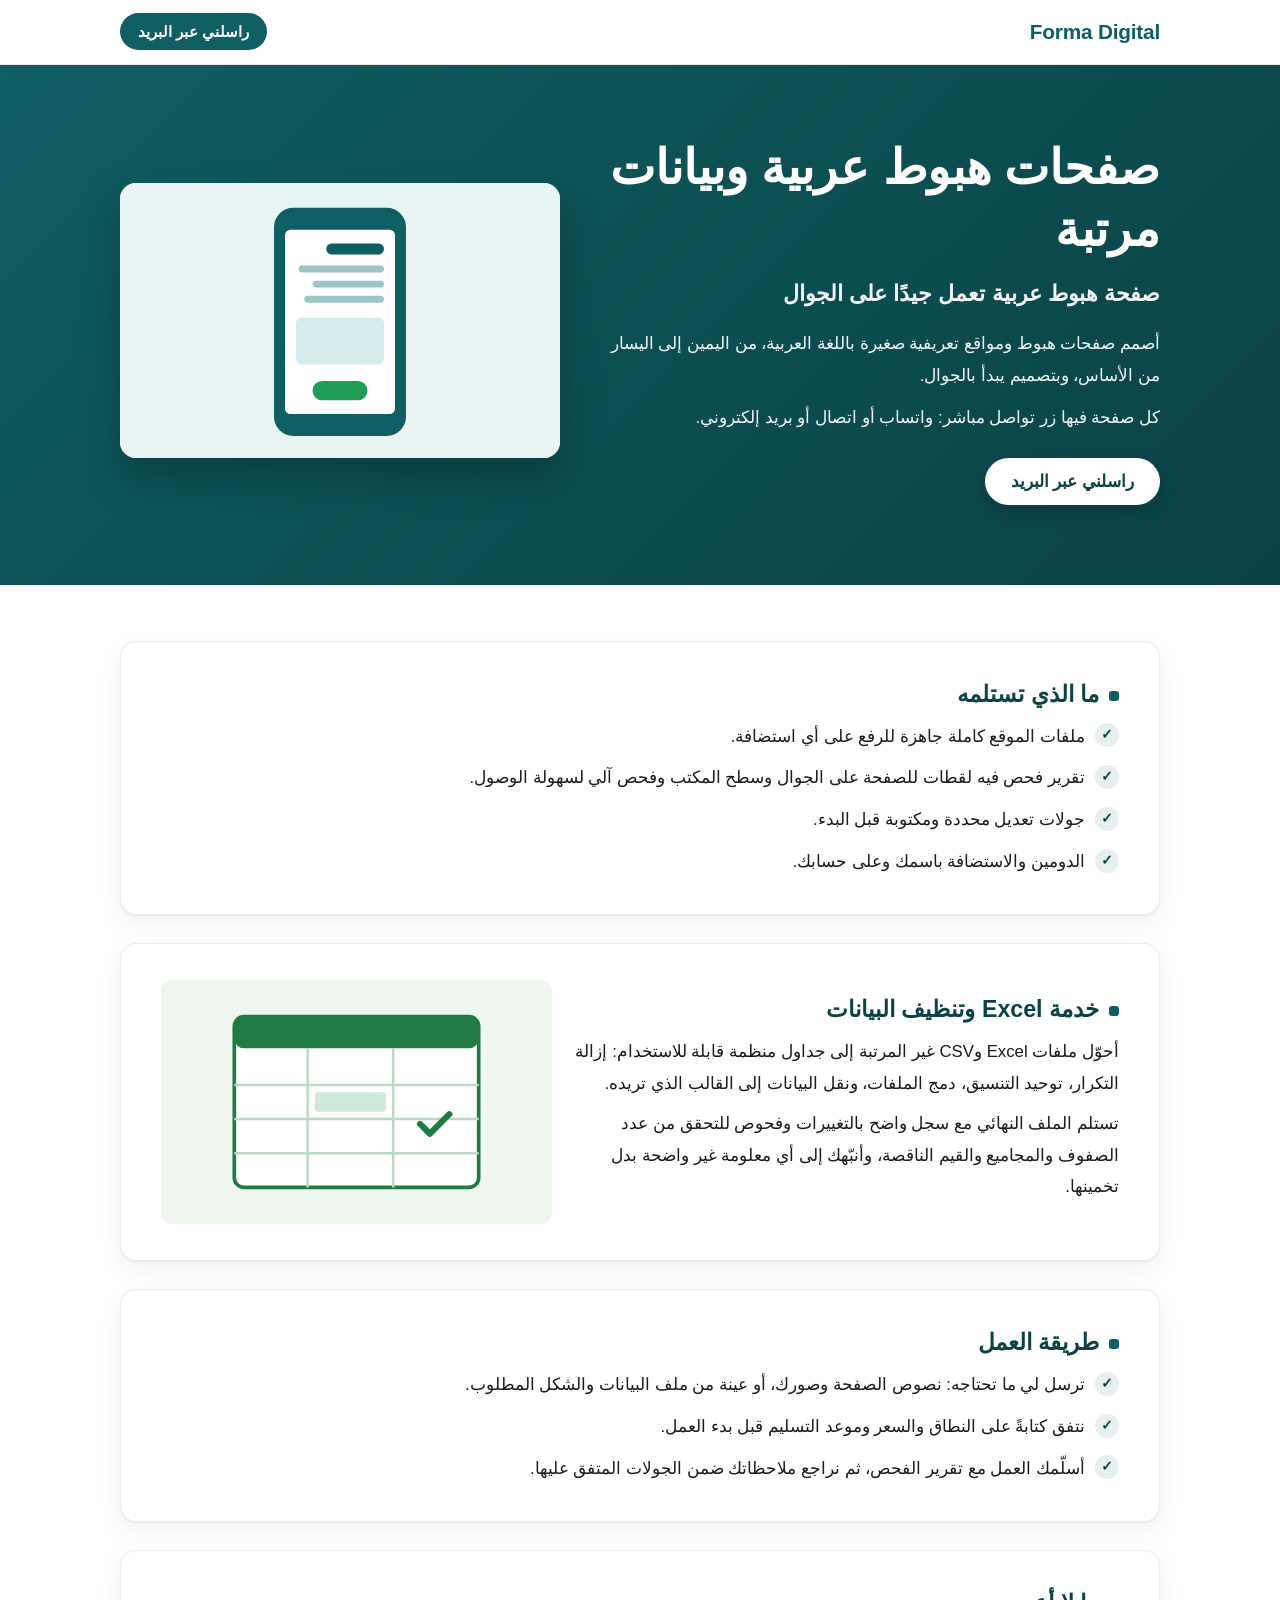
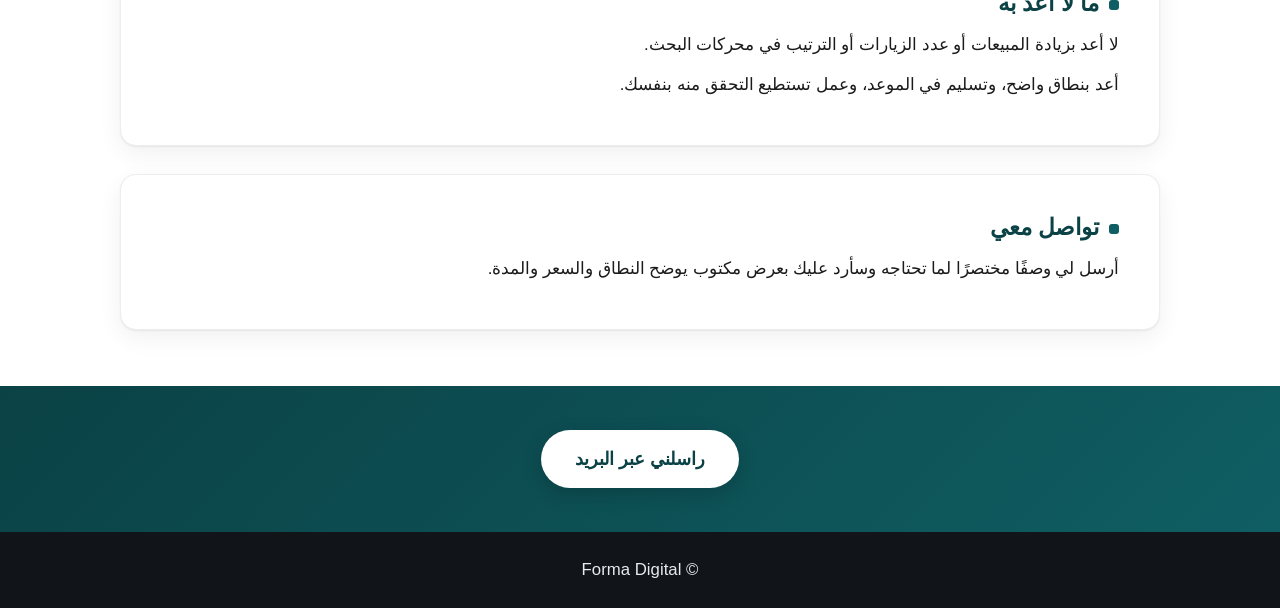
<file: index.html>
<!doctype html>
<html lang="ar" dir="rtl">
<head>
<meta charset="utf-8">
<meta name="viewport" content="width=device-width, initial-scale=1">
<title>صفحات هبوط عربية وبيانات مرتبة — Forma Digital</title>
<link rel="stylesheet" href="style.css">
</head>
<body>
<header class="site-header">
<div class="wrap bar">
<p class="brand">Forma Digital</p>
<a class="btn btn-sm" href="mailto:libpay48@gmail.com">راسلني عبر البريد</a>
</div>
</header>
<main>
<section class="hero">
<div class="wrap has-media">
<div class="text">
<h1>صفحات هبوط عربية وبيانات مرتبة</h1>
<h2>صفحة هبوط عربية تعمل جيدًا على الجوال</h2>
<p>أصمم صفحات هبوط ومواقع تعريفية صغيرة باللغة العربية، من اليمين إلى اليسار من الأساس، وبتصميم يبدأ بالجوال.</p>
<p>كل صفحة فيها زر تواصل مباشر: واتساب أو اتصال أو بريد إلكتروني.</p>
<a class="btn btn-light" href="mailto:libpay48@gmail.com">راسلني عبر البريد</a>
</div>
<div class="media"><img src="assets/landing.svg" alt="رسم توضيحي لصفحة هبوط على شاشة جوال"></div>
</div>
</section>
<div class="wrap sections">
<section class="card">
<div class="text">
<h2>ما الذي تستلمه</h2>
<ul class="checks"><li>ملفات الموقع كاملة جاهزة للرفع على أي استضافة.</li><li>تقرير فحص فيه لقطات للصفحة على الجوال وسطح المكتب وفحص آلي لسهولة الوصول.</li><li>جولات تعديل محددة ومكتوبة قبل البدء.</li><li>الدومين والاستضافة باسمك وعلى حسابك.</li></ul>
</div>

</section>
<section class="card has-media">
<div class="text">
<h2>خدمة Excel وتنظيف البيانات</h2>
<p>أحوّل ملفات Excel وCSV غير المرتبة إلى جداول منظمة قابلة للاستخدام: إزالة التكرار، توحيد التنسيق، دمج الملفات، ونقل البيانات إلى القالب الذي تريده.</p>
<p>تستلم الملف النهائي مع سجل واضح بالتغييرات وفحوص للتحقق من عدد الصفوف والمجاميع والقيم الناقصة، وأنبّهك إلى أي معلومة غير واضحة بدل تخمينها.</p>
</div>
<div class="media"><img src="assets/excel.svg" alt="رسم توضيحي لجدول بيانات منظم" loading="lazy"></div>
</section>
<section class="card">
<div class="text">
<h2>طريقة العمل</h2>
<ul class="checks"><li>ترسل لي ما تحتاجه: نصوص الصفحة وصورك، أو عينة من ملف البيانات والشكل المطلوب.</li><li>نتفق كتابةً على النطاق والسعر وموعد التسليم قبل بدء العمل.</li><li>أسلّمك العمل مع تقرير الفحص، ثم نراجع ملاحظاتك ضمن الجولات المتفق عليها.</li></ul>
</div>

</section>
<section class="card">
<div class="text">
<h2>ما لا أعد به</h2>
<p>لا أعد بزيادة المبيعات أو عدد الزيارات أو الترتيب في محركات البحث.</p>
<p>أعد بنطاق واضح، وتسليم في الموعد، وعمل تستطيع التحقق منه بنفسك.</p>
</div>

</section>
<section class="card">
<div class="text">
<h2>تواصل معي</h2>
<p>أرسل لي وصفًا مختصرًا لما تحتاجه وسأرد عليك بعرض مكتوب يوضح النطاق والسعر والمدة.</p>
</div>

</section>
</div>
<div class="cta-band">
<div class="wrap"><a class="btn btn-light btn-lg" href="mailto:libpay48@gmail.com">راسلني عبر البريد</a></div>
</div>
</main>
<footer class="site-footer"><div class="wrap"><p>© Forma Digital</p></div></footer>
</body>
</html>
</file>
<file: style.css>
:root {
  --primary: #0f5e63;
  --primary-dark: color-mix(in srgb, #0f5e63 70%, #000000);
  --primary-soft: color-mix(in srgb, #0f5e63 10%, #ffffff);
  --bg: #ffffff;
  --text: #1b1b1b;
  --radius: 16px;
  --shadow: 0 1px 2px rgba(0, 0, 0, .06), 0 8px 24px rgba(0, 0, 0, .06);
}
* { box-sizing: border-box; }
html { -webkit-text-size-adjust: 100%; scroll-behavior: smooth; }
body {
  margin: 0;
  background: var(--bg);
  color: var(--text);
  font-family: "Segoe UI", "Noto Sans Arabic", "Noto Naskh Arabic", Tahoma, sans-serif;
  font-size: 1.05rem;
  line-height: 1.9;
  overflow-wrap: anywhere;
}
img { max-width: 100%; display: block; }
.wrap { width: 100%; max-width: 1080px; margin: 0 auto; padding: 0 20px; }

.mode-banner {
  margin: 0;
  padding: 6px 16px;
  background: #fff3cd;
  color: #533f03;
  font-weight: 700;
  text-align: center;
}

/* header */
.site-header {
  position: sticky;
  top: 0;
  z-index: 10;
  background: color-mix(in srgb, var(--bg) 92%, transparent);
  backdrop-filter: blur(8px);
  border-bottom: 1px solid color-mix(in srgb, var(--text) 10%, transparent);
}
.bar { display: flex; flex-wrap: wrap; align-items: center; gap: 8px 20px; padding-top: 12px; padding-bottom: 12px; }
.brand { margin: 0; font-size: 1.3rem; font-weight: 800; letter-spacing: -.01em; color: var(--primary); margin-inline-end: auto; }
nav ul { list-style: none; margin: 0; padding: 0; display: flex; flex-wrap: wrap; gap: 4px 18px; }
nav a { color: var(--text); text-decoration: none; font-weight: 600; }
nav a[aria-current="page"] { color: var(--primary); text-decoration: underline; text-underline-offset: 6px; }

/* buttons */
.btn {
  display: inline-block;
  background: var(--primary);
  color: #ffffff;
  padding: 12px 26px;
  border-radius: 999px;
  text-decoration: none;
  font-weight: 700;
  line-height: 1.4;
  box-shadow: 0 6px 16px color-mix(in srgb, var(--primary) 30%, transparent);
  transition: transform .15s ease, box-shadow .15s ease;
}
.btn:hover { transform: translateY(-1px); }
.btn-sm { padding: 8px 18px; font-size: .95rem; box-shadow: none; }
.btn-lg { padding: 16px 34px; font-size: 1.15rem; }
.btn-light { background: #ffffff; color: var(--primary-dark); box-shadow: 0 6px 20px rgba(0, 0, 0, .18); }
.btn:focus-visible, nav a:focus-visible { outline: 3px solid var(--text); outline-offset: 3px; }
.btn-light:focus-visible { outline-color: #ffffff; }

/* hero */
.hero {
  background: linear-gradient(135deg, var(--primary) 0%, var(--primary-dark) 100%);
  color: #ffffff;
  padding: 48px 0 56px;
}
.hero .wrap { display: grid; gap: 28px; align-items: center; }
.hero h1 { font-size: clamp(1.9rem, 5.5vw, 3rem); line-height: 1.3; margin: 0 0 12px; font-weight: 800; }
.hero h2 { font-size: clamp(1.15rem, 3vw, 1.4rem); margin: 0 0 12px; font-weight: 600; opacity: .95; }
.hero p { margin: 0 0 10px; color: #ffffff; opacity: .95; }
.hero .btn { margin-top: 14px; }
.hero .media img { border-radius: var(--radius); box-shadow: 0 20px 40px rgba(0, 0, 0, .25); background: #ffffff; }

/* sections */
.sections { display: grid; gap: 24px; padding-top: 40px; padding-bottom: 40px; }
.card {
  background: #ffffff;
  border: 1px solid color-mix(in srgb, var(--text) 8%, transparent);
  border-radius: var(--radius);
  box-shadow: var(--shadow);
  padding: 28px 24px;
  display: grid;
  gap: 20px;
  align-items: center;
  color: #1b1b1b;
}
.card h2 {
  font-size: 1.45rem;
  line-height: 1.4;
  margin: 0 0 10px;
  color: var(--primary-dark);
}
.card h2::before {
  content: "";
  display: inline-block;
  width: 10px; height: 10px;
  border-radius: 3px;
  background: var(--primary);
  margin-inline-end: 10px;
  vertical-align: middle;
}
.card p { margin: 0 0 8px; }
.checks { list-style: none; margin: 0; padding: 0; display: grid; gap: 10px; }
.checks li { position: relative; padding-inline-start: 34px; }
.checks li::before {
  content: "✓";
  position: absolute;
  inset-inline-start: 0;
  top: .2em;
  width: 24px; height: 24px;
  border-radius: 50%;
  background: var(--primary-soft);
  color: var(--primary-dark);
  font-weight: 800;
  font-size: .85rem;
  line-height: 24px;
  text-align: center;
}
.media { display: grid; grid-template-columns: repeat(auto-fit, minmax(140px, 1fr)); gap: 12px; }
.media img { width: 100%; height: auto; border-radius: 12px; background: var(--primary-soft); }

/* closing CTA */
.cta-band {
  background: linear-gradient(135deg, var(--primary-dark) 0%, var(--primary) 100%);
  padding: 44px 0;
  text-align: center;
}
.site-footer { background: #111418; color: #e8eaed; padding: 22px 0; text-align: center; }
.site-footer p { margin: 0; }

@media (min-width: 760px) {
  .hero { padding: 72px 0 80px; }
  .hero .wrap.has-media { grid-template-columns: 1.3fr 1fr; }
  .card { padding: 36px 40px; }
  .card.has-media { grid-template-columns: 1.4fr 1fr; }
  .sections { gap: 28px; padding-top: 56px; padding-bottom: 56px; }
}
@media (prefers-reduced-motion: reduce) { .btn { transition: none; } html { scroll-behavior: auto; } }
</file>
